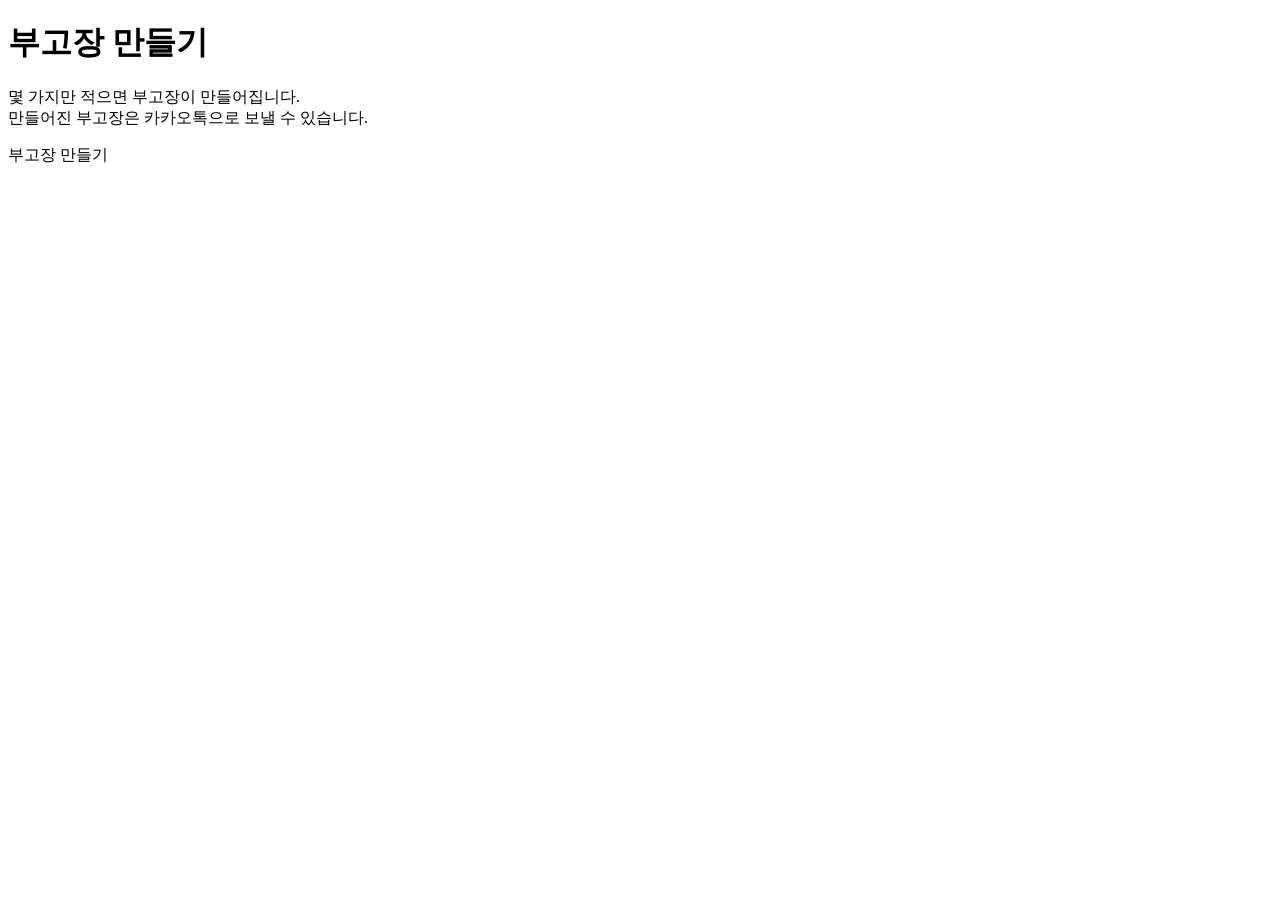
<file: src/main/resources/templates/index.html>
<!DOCTYPE html>
<html lang="ko" xmlns:th="http://www.thymeleaf.org">
<head>
    <meta charset="UTF-8">
    <meta name="viewport" content="width=device-width, initial-scale=1">
    <title>부고장 만들기</title>
    <link rel="stylesheet" th:href="@{/style.css}">
</head>
<body>
<main>
    <h1>부고장 만들기</h1>
    <p class="guide">
        몇 가지만 적으면 부고장이 만들어집니다.<br>
        만들어진 부고장은 카카오톡으로 보낼 수 있습니다.
    </p>
    <a class="button" th:href="@{/obituaries/new}">부고장 만들기</a>
</main>
</body>
</html>
</file>
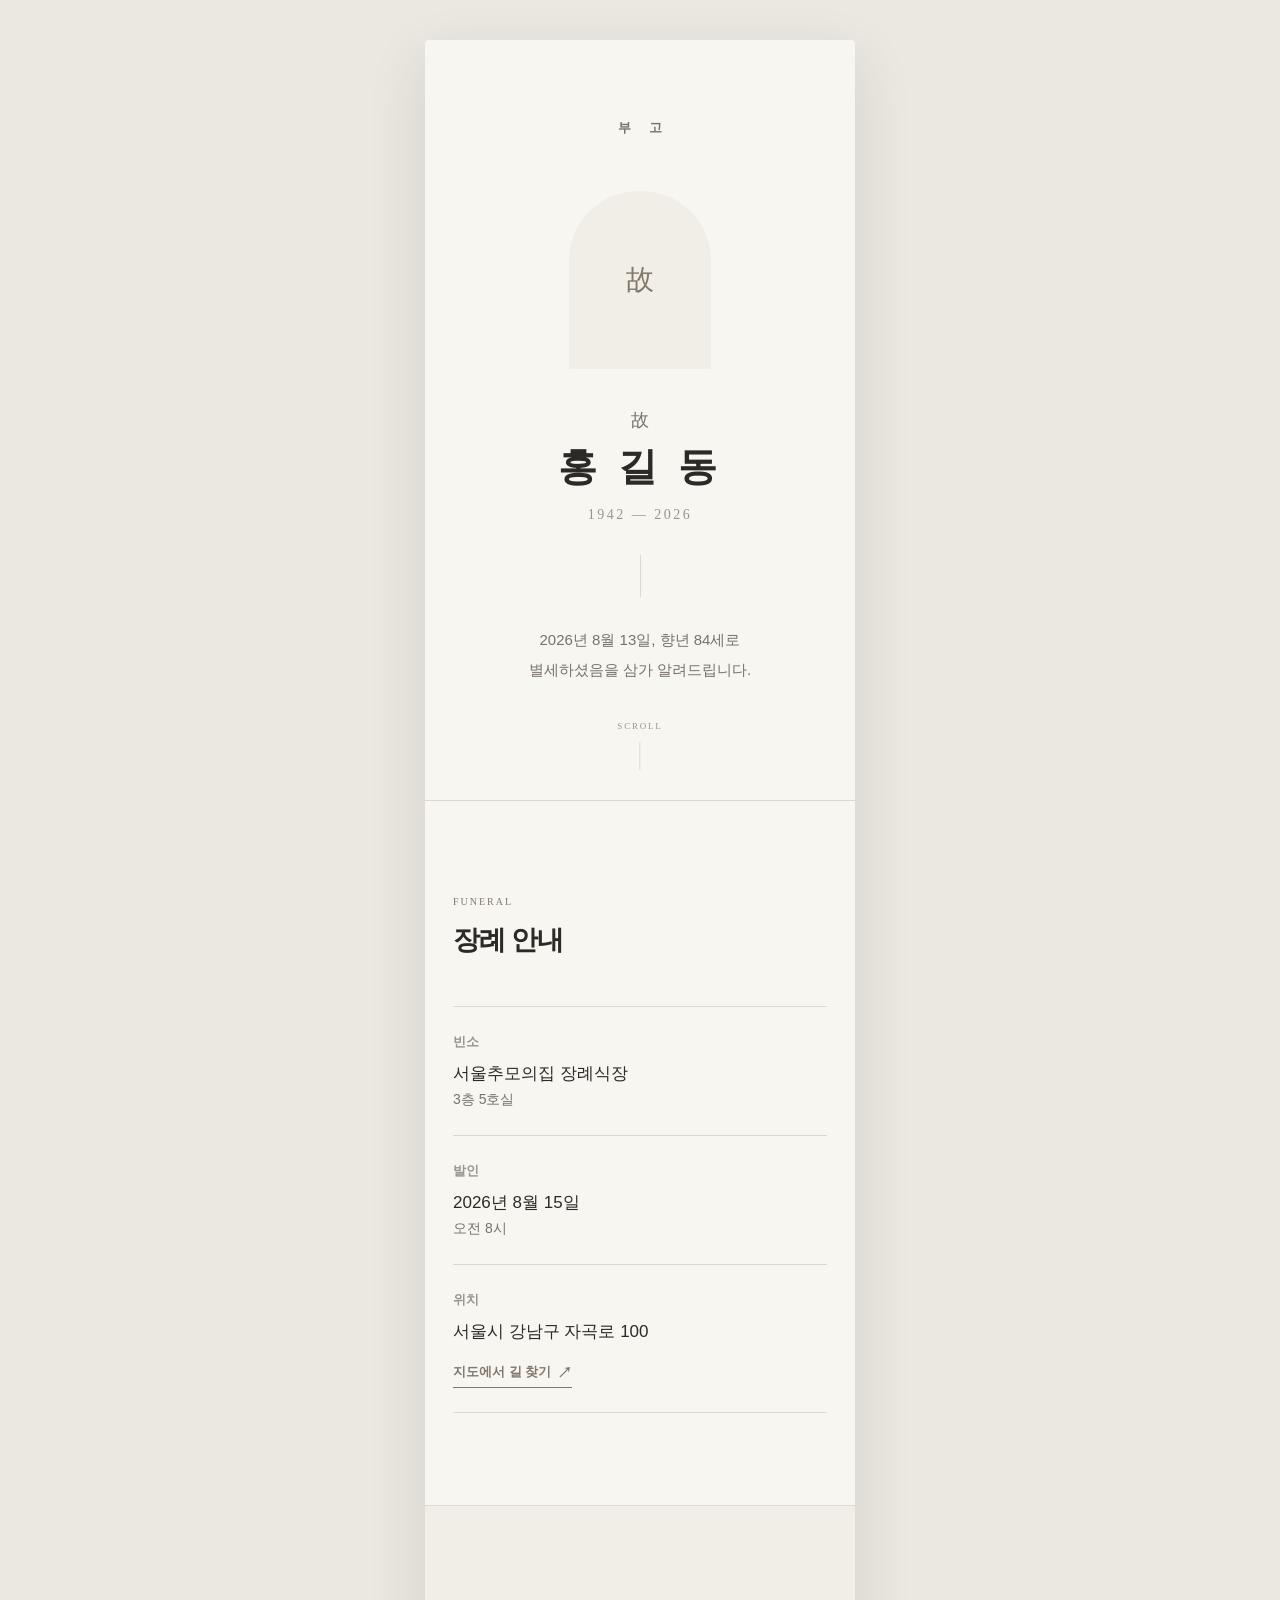
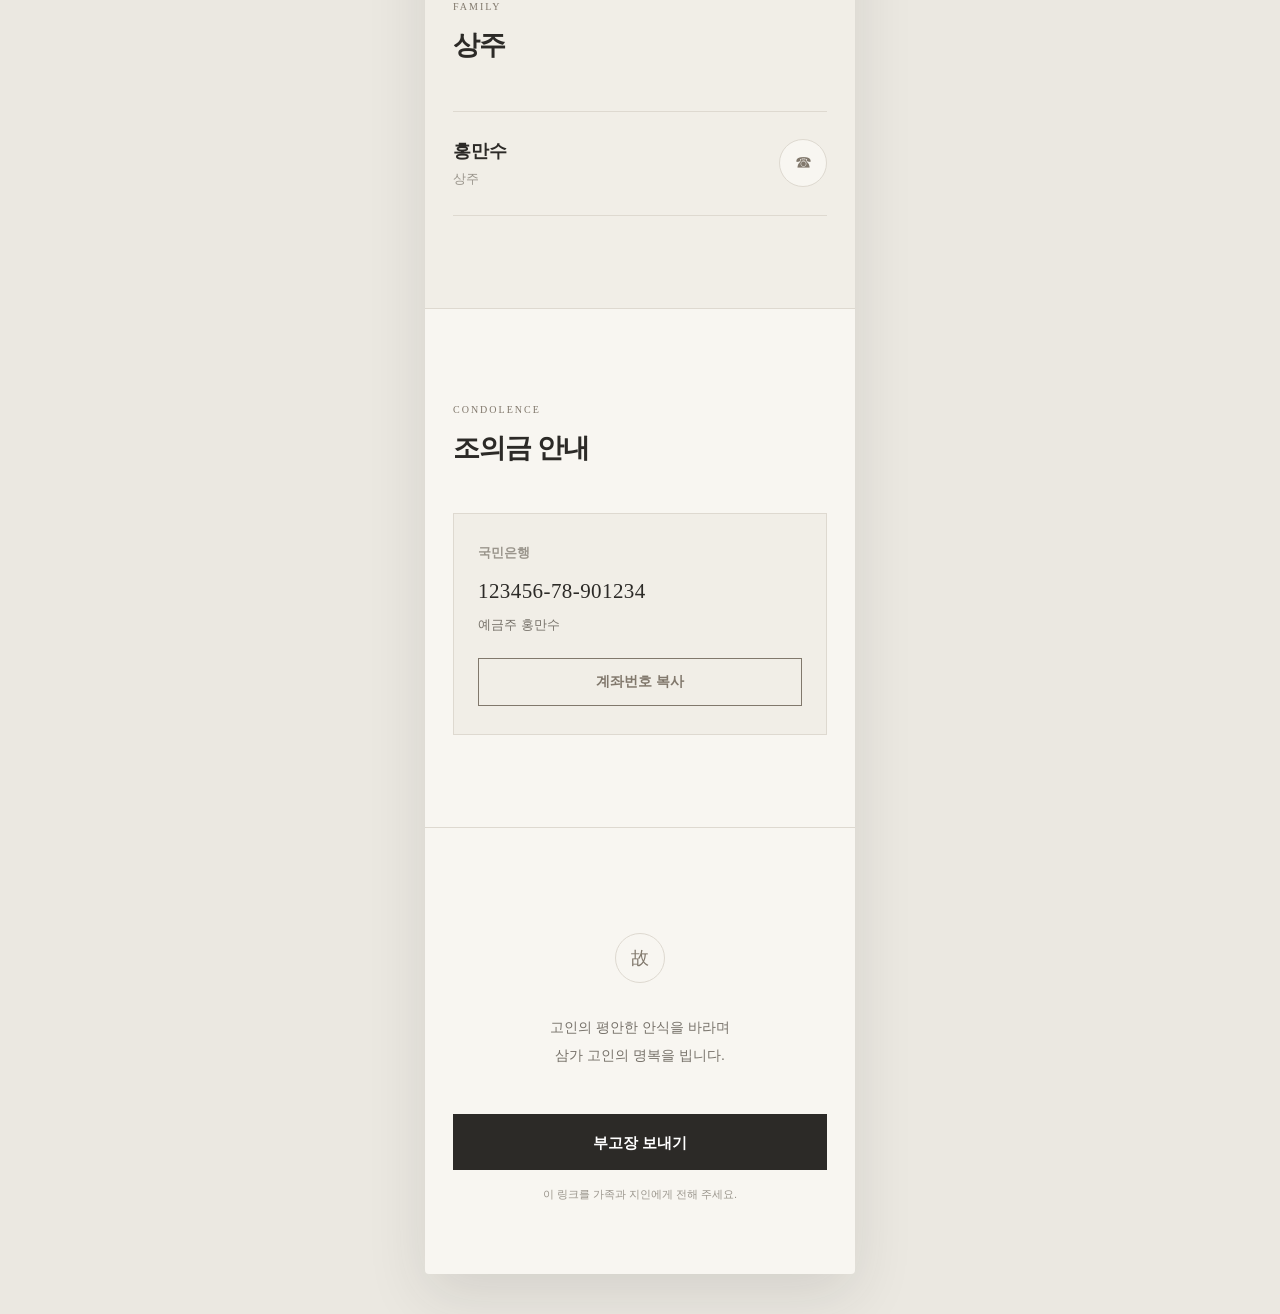
<file: obituary-moment.html>
<!DOCTYPE html>
<html lang="ko">
<head>
  <meta charset="UTF-8">
  <meta name="viewport" content="width=device-width, initial-scale=1.0">
  <meta name="theme-color" content="#f7f4ee">
  <title>부고 — 故 홍길동</title>
  <link rel="stylesheet" href="obituary-moment.css">
</head>
<body>
  <main class="obituary-page">

    <!-- Cover -->
    <section class="cover" aria-labelledby="deceased-name">
      <div class="cover__inner">
        <p class="cover__eyebrow">부 고</p>

        <div class="cover__portrait" aria-label="고인 사진">
          <div class="cover__portrait-placeholder">故</div>
        </div>

        <p class="cover__prefix">故</p>
        <h1 class="cover__name" id="deceased-name">홍 길 동</h1>
        <p class="cover__years">1942 — 2026</p>

        <div class="cover__divider" aria-hidden="true"></div>

        <p class="cover__message">
          2026년 8월 13일, 향년 84세로<br>
          별세하셨음을 삼가 알려드립니다.
        </p>
      </div>

      <div class="cover__scroll" aria-hidden="true">
        <span>SCROLL</span>
        <i></i>
      </div>
    </section>

    <!-- Funeral information -->
    <section class="section funeral-section" aria-labelledby="funeral-title">
      <div class="section__heading">
        <p class="section__eyebrow">FUNERAL</p>
        <h2 id="funeral-title">장례 안내</h2>
      </div>

      <div class="info-list">
        <article class="info-item">
          <p class="info-item__label">빈소</p>
          <p class="info-item__value">
            서울추모의집 장례식장
            <span>3층 5호실</span>
          </p>
        </article>

        <article class="info-item">
          <p class="info-item__label">발인</p>
          <p class="info-item__value">
            2026년 8월 15일
            <span>오전 8시</span>
          </p>
        </article>

        <article class="info-item">
          <p class="info-item__label">위치</p>
          <p class="info-item__value">
            서울시 강남구 자곡로 100
          </p>
          <a class="text-action" href="https://map.kakao.com/?q=서울시%20강남구%20자곡로%20100"
             target="_blank" rel="noopener">
            지도에서 길 찾기 <span>↗</span>
          </a>
        </article>
      </div>
    </section>

    <!-- Family -->
    <section class="section family-section" aria-labelledby="family-title">
      <div class="section__heading">
        <p class="section__eyebrow">FAMILY</p>
        <h2 id="family-title">상주</h2>
      </div>

      <div class="family-card">
        <div>
          <p class="family-card__name">홍만수</p>
          <p class="family-card__relation">상주</p>
        </div>
        <a class="circle-action" href="tel:010-1234-5678" aria-label="홍만수에게 전화하기">☎</a>
      </div>
    </section>

    <!-- Condolence money -->
    <section class="section account-section" aria-labelledby="account-title">
      <div class="section__heading">
        <p class="section__eyebrow">CONDOLENCE</p>
        <h2 id="account-title">조의금 안내</h2>
      </div>

      <div class="account">
        <p class="account__bank">국민은행</p>
        <p class="account__number">123456-78-901234</p>
        <p class="account__holder">예금주 홍만수</p>
        <button type="button" class="account__copy" id="btn-copy-account">
          계좌번호 복사
        </button>
      </div>
    </section>

    <!-- Closing -->
    <section class="closing">
      <div class="closing__mark">故</div>
      <p class="closing__message">
        고인의 평안한 안식을 바라며<br>
        삼가 고인의 명복을 빕니다.
      </p>

      <button type="button" class="share-button" id="btn-share">
        부고장 보내기
      </button>

      <p class="closing__note">이 링크를 가족과 지인에게 전해 주세요.</p>
    </section>

    <div class="toast" id="toast" role="status" aria-live="polite"></div>
  </main>

  <script>
    const toast = document.getElementById('toast');

    function showToast(message) {
      toast.textContent = message;
      toast.classList.add('is-visible');
      window.setTimeout(() => toast.classList.remove('is-visible'), 2200);
    }

    document.getElementById('btn-copy-account').addEventListener('click', async () => {
      const account = '123456-78-901234';

      try {
        await navigator.clipboard.writeText(account);
        showToast('계좌번호가 복사되었습니다.');
      } catch {
        showToast('계좌번호를 복사하지 못했습니다.');
      }
    });

    document.getElementById('btn-share').addEventListener('click', async () => {
      const shareData = {
        title: '부고 안내',
        text: '삼가 고인의 명복을 빕니다.',
        url: window.location.href
      };

      try {
        if (navigator.share) {
          await navigator.share(shareData);
        } else {
          await navigator.clipboard.writeText(window.location.href);
          showToast('부고장 링크가 복사되었습니다.');
        }
      } catch {
        // 사용자가 공유 창을 닫은 경우 아무 동작도 하지 않습니다.
      }
    });
  </script>
</body>
</html>
</file>
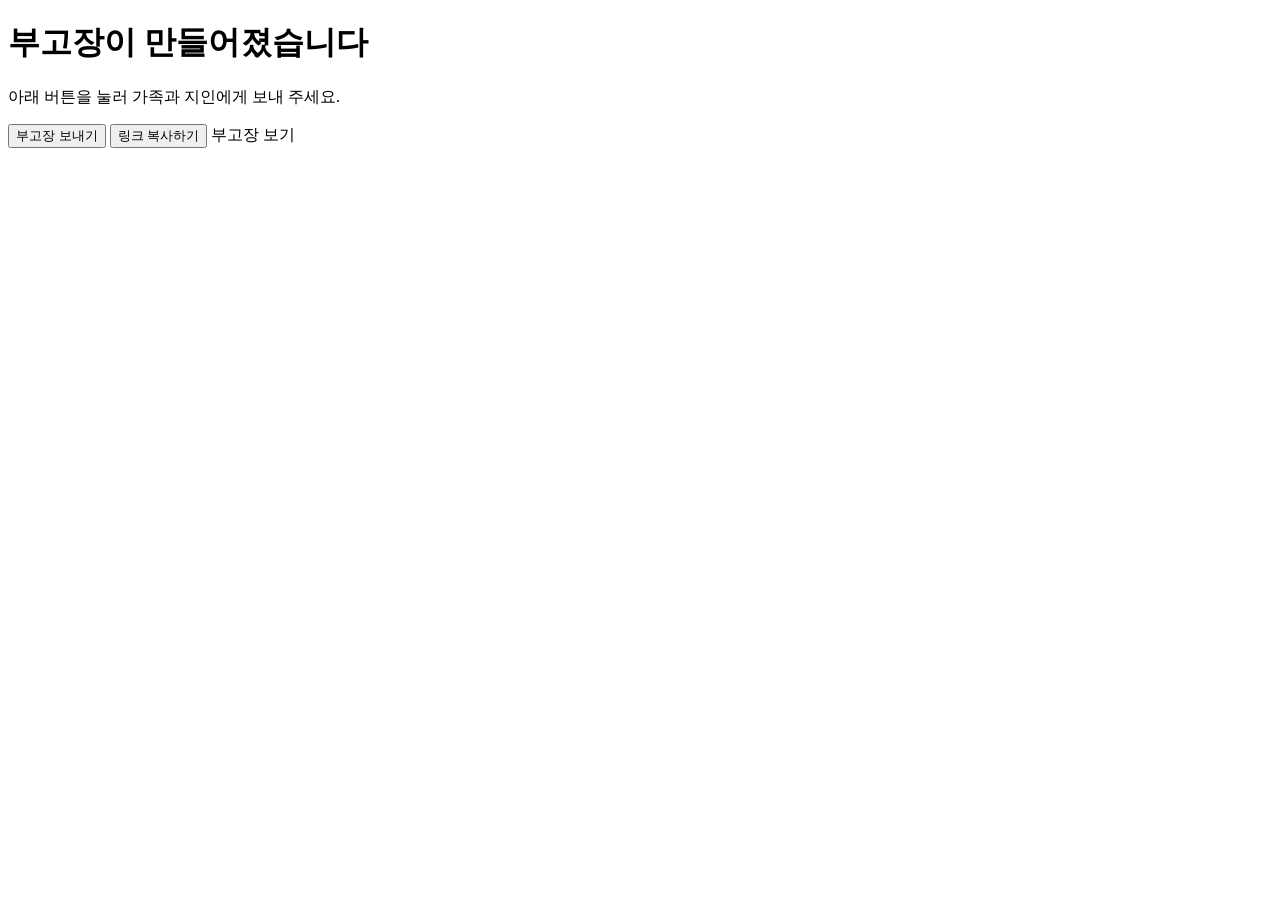
<file: src/main/resources/templates/obituary/complete.html>
<!DOCTYPE html>
<html lang="ko" xmlns:th="http://www.thymeleaf.org">
<head>
    <meta charset="UTF-8">
    <meta name="viewport" content="width=device-width, initial-scale=1">
    <title>부고장이 만들어졌습니다</title>
    <link rel="stylesheet" th:href="@{/style.css}">
</head>
<body>
<main>
    <h1>부고장이 만들어졌습니다</h1>
    <p class="guide" th:if="${name}" th:text="'故 ' + ${name} + ' 님의 부고장입니다.'"></p>
    <p class="guide">아래 버튼을 눌러 가족과 지인에게 보내 주세요.</p>

    <p class="link-box" th:text="${shareUrl}"></p>

    <button class="button" type="button" onclick="share()">부고장 보내기</button>
    <button class="button sub" type="button" onclick="copyLink()">링크 복사하기</button>
    <a class="button sub" th:href="${shareUrl}">부고장 보기</a>
</main>
<script th:inline="javascript">
    const shareUrl = /*[[${shareUrl}]]*/ '';

    function share() {
        if (navigator.share) {
            navigator.share({ title: '부고', url: shareUrl });
            return;
        }
        copyLink();
    }

    function copyLink() {
        navigator.clipboard.writeText(shareUrl).then(function () {
            alert('링크를 복사했습니다. 카카오톡에 붙여넣기 해 주세요.');
        });
    }
</script>
</body>
</html>
</file>
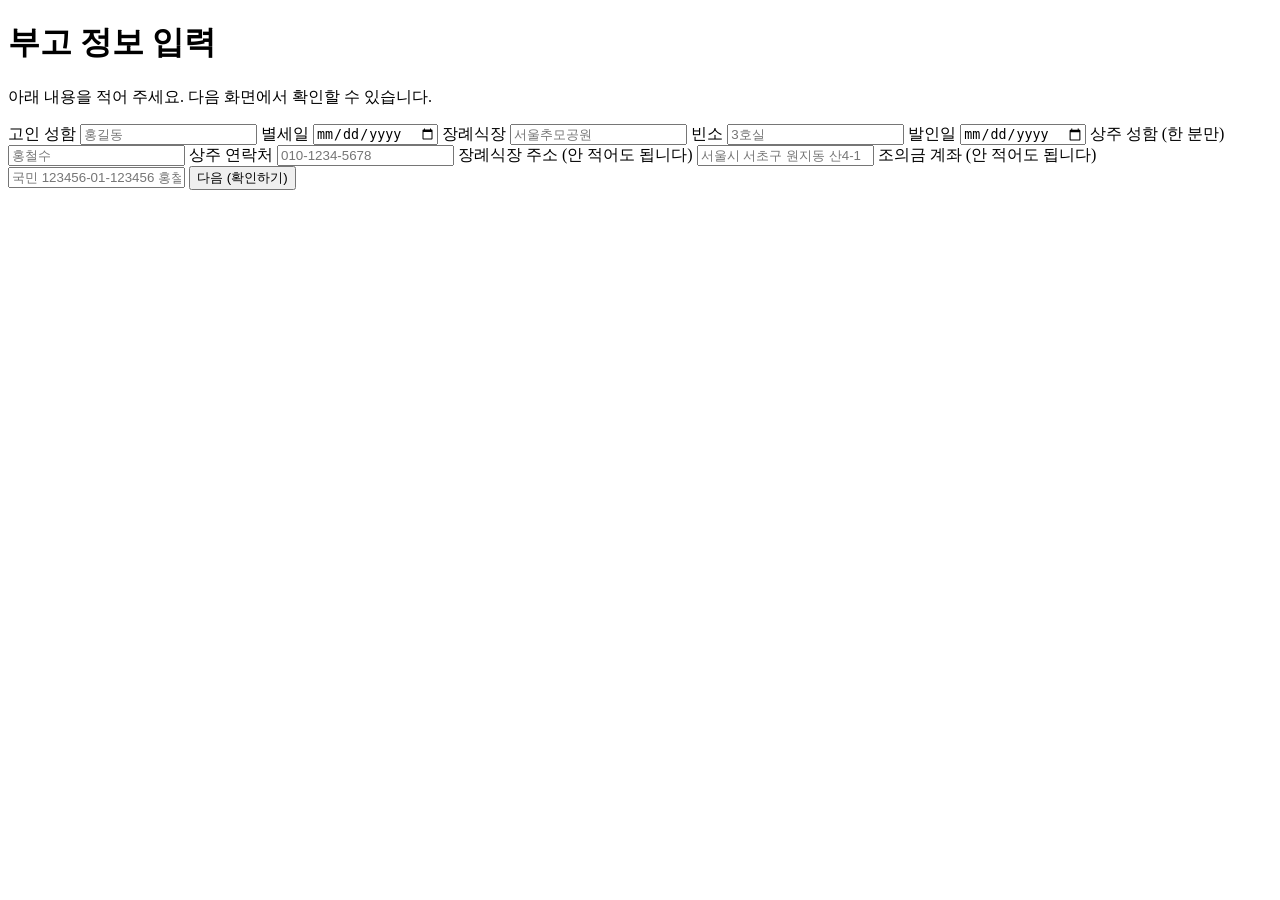
<file: src/main/resources/templates/obituary/form.html>
<!DOCTYPE html>
<html lang="ko" xmlns:th="http://www.thymeleaf.org">
<head>
    <meta charset="UTF-8">
    <meta name="viewport" content="width=device-width, initial-scale=1">
    <title>부고 정보 입력</title>
    <link rel="stylesheet" th:href="@{/style.css}">
</head>
<body>
<main>
    <h1>부고 정보 입력</h1>
    <p class="guide">아래 내용을 적어 주세요. 다음 화면에서 확인할 수 있습니다.</p>

    <form th:action="@{/obituaries/preview}" th:object="${obituary}" method="post">
        <div class="errors" th:if="${#fields.hasAnyErrors()}">
            <p th:each="error : ${#fields.allErrors()}" th:text="${error}"></p>
        </div>

        <label>고인 성함
            <input type="text" th:field="*{name}" maxlength="20" placeholder="홍길동">
        </label>

        <label>별세일
            <input type="date" th:field="*{deathDate}">
        </label>

        <label>장례식장
            <input type="text" th:field="*{funeralHome}" maxlength="30" placeholder="서울추모공원">
        </label>

        <label>빈소
            <input type="text" th:field="*{room}" maxlength="20" placeholder="3호실">
        </label>

        <label>발인일
            <input type="date" th:field="*{departureDate}">
        </label>

        <label>상주 성함 <span class="optional">(한 분만)</span>
            <input type="text" th:field="*{mournerName}" maxlength="10" placeholder="홍철수">
        </label>

        <label>상주 연락처
            <input type="tel" th:field="*{mournerPhone}" maxlength="13" placeholder="010-1234-5678">
        </label>

        <label>장례식장 주소 <span class="optional">(안 적어도 됩니다)</span>
            <input type="text" th:field="*{address}" maxlength="100" placeholder="서울시 서초구 원지동 산4-1">
        </label>

        <label>조의금 계좌 <span class="optional">(안 적어도 됩니다)</span>
            <input type="text" th:field="*{account}" maxlength="50" placeholder="국민 123456-01-123456 홍철수">
        </label>

        <button class="button" type="submit">다음 (확인하기)</button>
    </form>
</main>
</body>
</html>
</file>
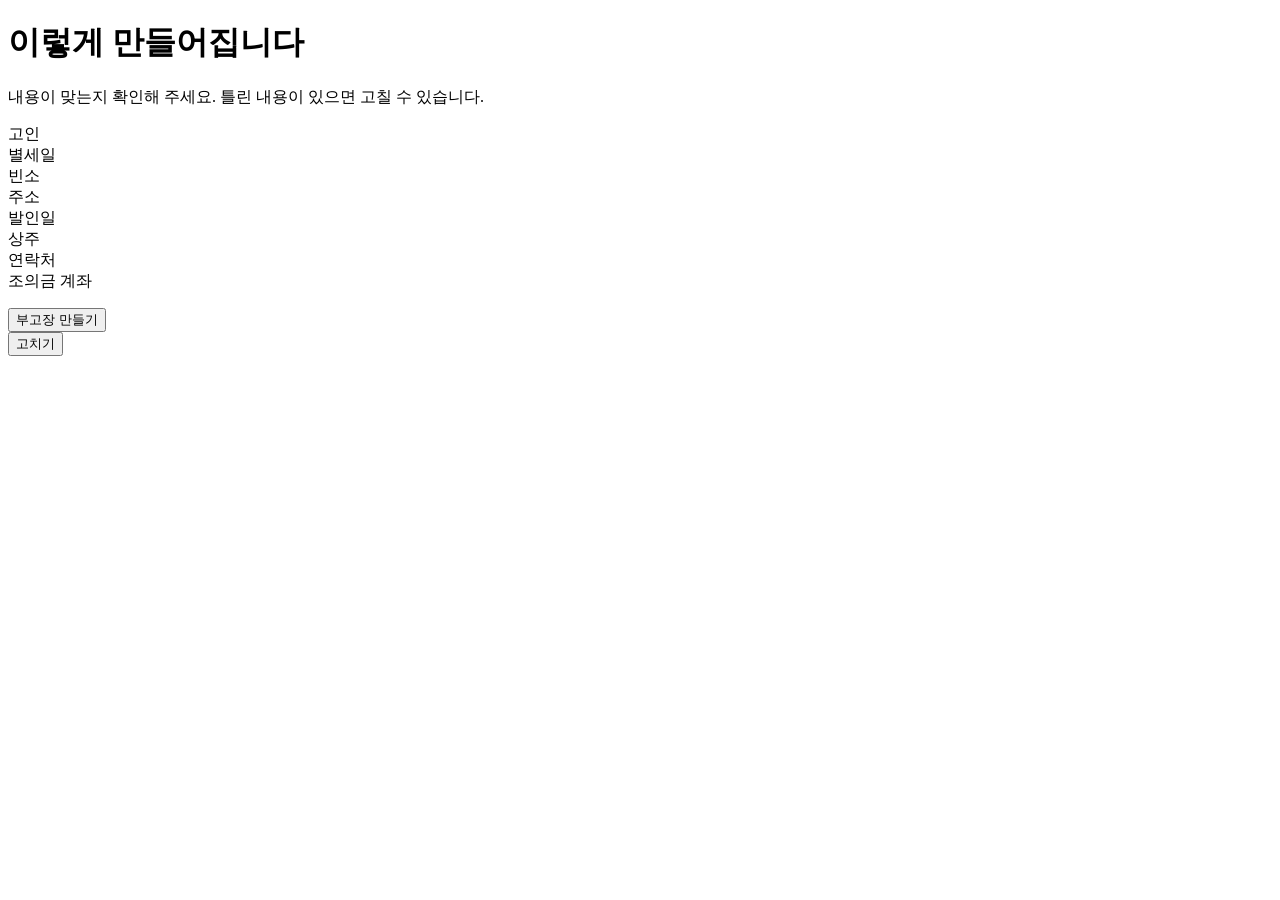
<file: src/main/resources/templates/obituary/preview.html>
<!DOCTYPE html>
<html lang="ko" xmlns:th="http://www.thymeleaf.org">
<head>
    <meta charset="UTF-8">
    <meta name="viewport" content="width=device-width, initial-scale=1">
    <title>부고장 확인</title>
    <link rel="stylesheet" th:href="@{/style.css}">
</head>
<body>
<main>
    <h1>이렇게 만들어집니다</h1>
    <p class="guide">내용이 맞는지 확인해 주세요. 틀린 내용이 있으면 고칠 수 있습니다.</p>

    <dl class="summary">
        <div><dt>고인</dt><dd th:text="${obituary.name}"></dd></div>
        <div><dt>별세일</dt><dd th:text="${obituary.deathDateText}"></dd></div>
        <div><dt>빈소</dt><dd th:text="${obituary.funeralHome + ' ' + obituary.room}"></dd></div>
        <div th:unless="${#strings.isEmpty(obituary.address)}"><dt>주소</dt><dd th:text="${obituary.address}"></dd></div>
        <div><dt>발인일</dt><dd th:text="${obituary.departureDateText}"></dd></div>
        <div><dt>상주</dt><dd th:text="${obituary.mournerName}"></dd></div>
        <div><dt>연락처</dt><dd th:text="${obituary.mournerPhone}"></dd></div>
        <div th:unless="${#strings.isEmpty(obituary.account)}"><dt>조의금 계좌</dt><dd th:text="${obituary.account}"></dd></div>
    </dl>

    <form th:action="@{/obituaries}" th:object="${obituary}" method="post">
        <input type="hidden" th:field="*{name}">
        <input type="hidden" th:field="*{deathDate}">
        <input type="hidden" th:field="*{funeralHome}">
        <input type="hidden" th:field="*{room}">
        <input type="hidden" th:field="*{departureDate}">
        <input type="hidden" th:field="*{mournerName}">
        <input type="hidden" th:field="*{mournerPhone}">
        <input type="hidden" th:field="*{address}">
        <input type="hidden" th:field="*{account}">

        <button class="button" type="submit">부고장 만들기</button>
    </form>

    <button class="button sub" type="button" onclick="history.back()">고치기</button>
</main>
</body>
</html>
</file>
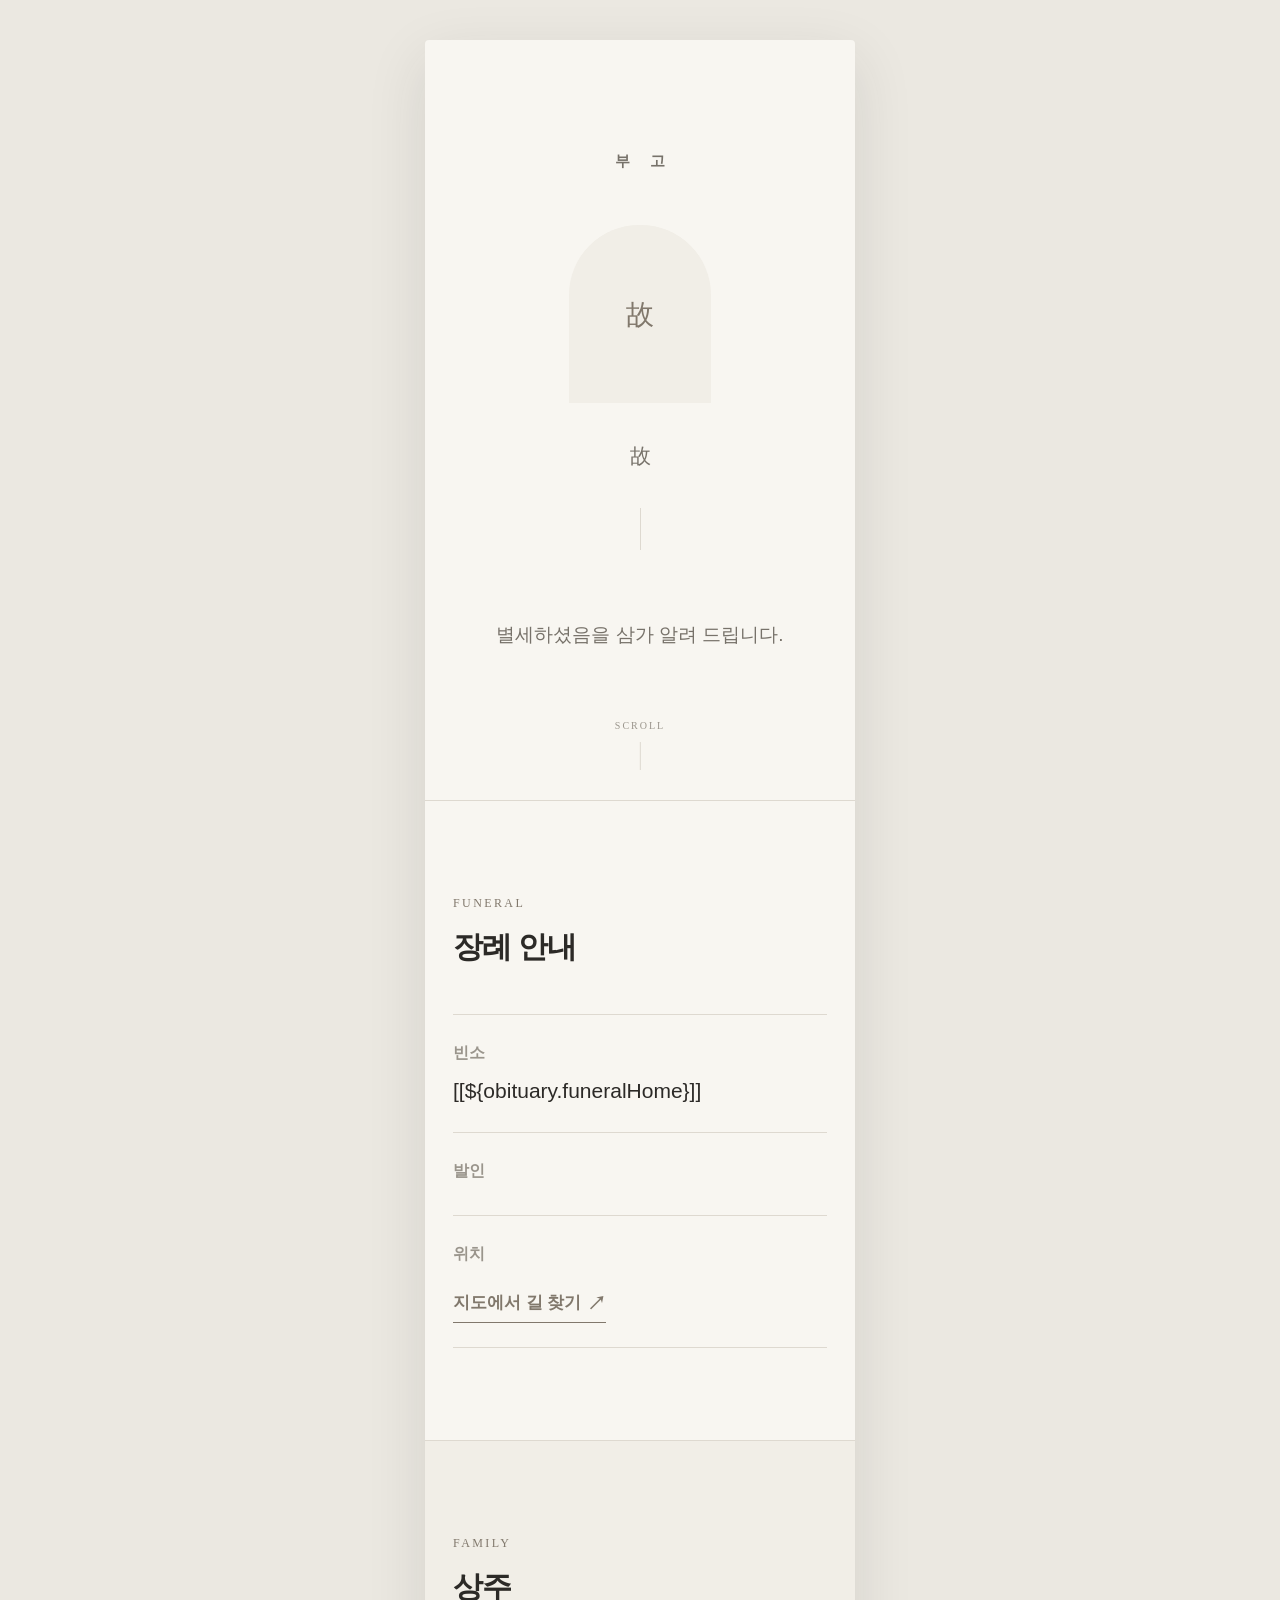
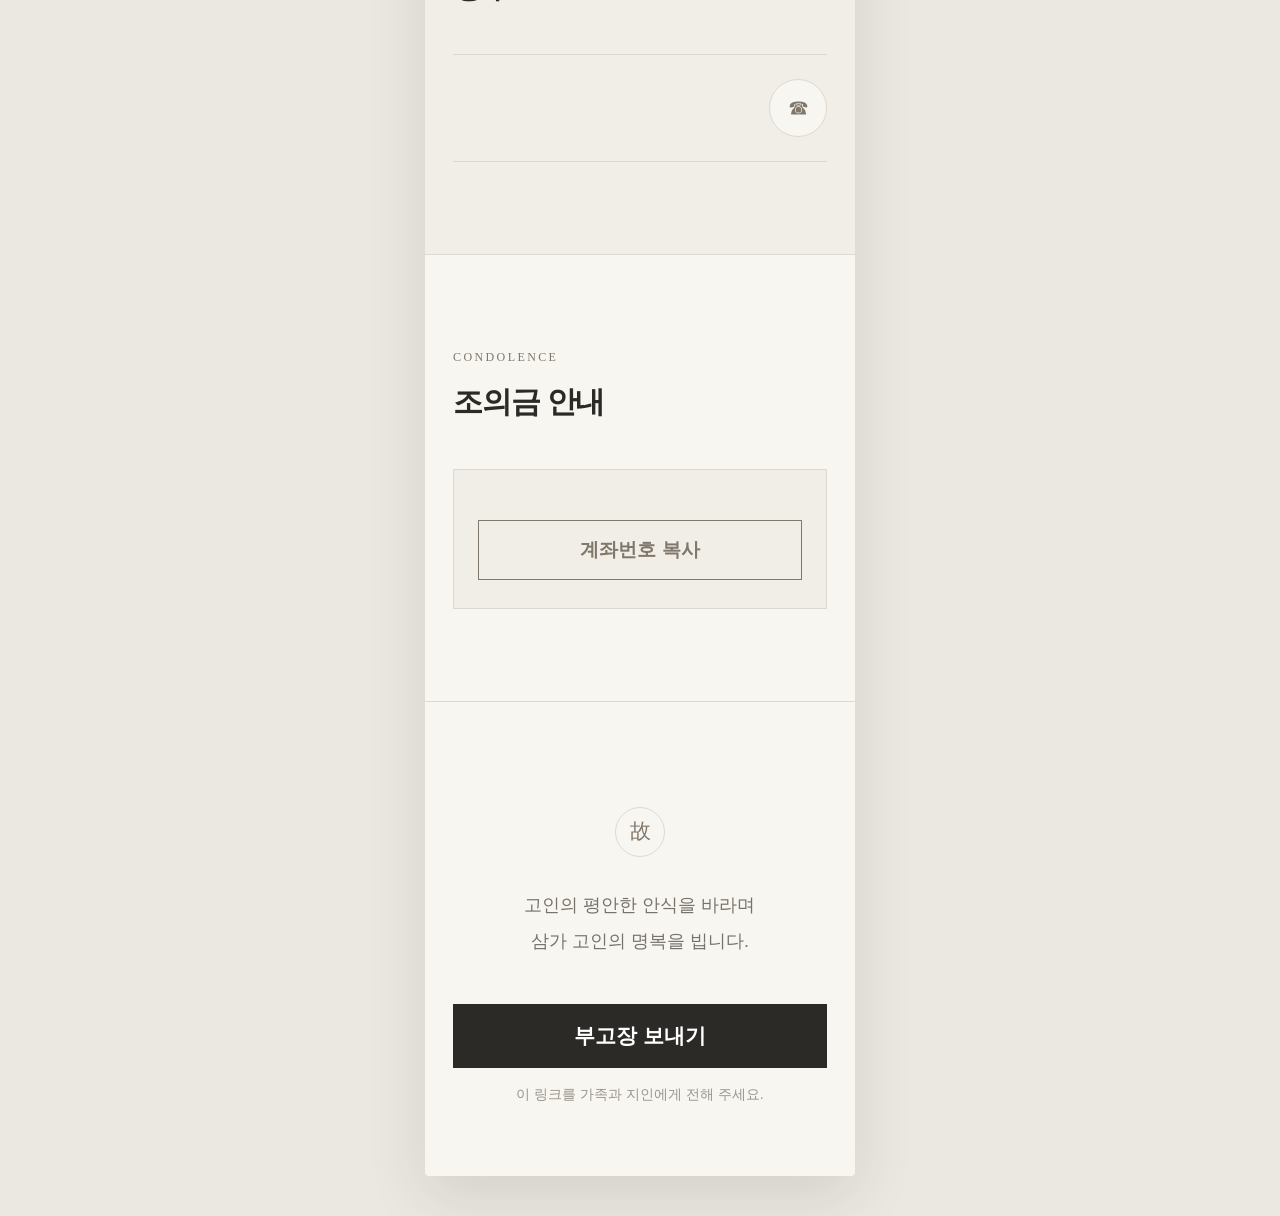
<file: src/main/resources/templates/obituary/view.html>
<!DOCTYPE html>
<html lang="ko" xmlns:th="http://www.thymeleaf.org">
<head>
    <meta charset="UTF-8">
    <meta name="viewport" content="width=device-width, initial-scale=1.0">
    <meta name="theme-color" content="#f8f6f1">
    <title th:text="'故 ' + ${obituary.name} + ' 부고'">부고</title>
    <meta property="og:title" th:content="'故 ' + ${obituary.name} + ' 부고'">
    <meta property="og:description" th:content="${obituary.funeralHome + ' ' + obituary.room + ' · 발인 ' + obituary.departureDateText}">
    <style>
        :root {
            --page: #ebe8e1;
            --paper: #f8f6f1;
            --paper-soft: #f1eee7;
            --ink: #2c2a27;
            --ink-soft: #77726a;
            --muted: #9a958c;
            --line: #ded9d0;
            --accent: #81786c;
            --white: #ffffff;
            --font: -apple-system, BlinkMacSystemFont, "Apple SD Gothic Neo", "Malgun Gothic", sans-serif;
            --serif: "Iowan Old Style", "Baskerville", "Times New Roman", serif;
            --max-width: 430px;
        }

        * { box-sizing: border-box; }

        html { scroll-behavior: smooth; }

        body {
            margin: 0;
            background: var(--page);
            color: var(--ink);
            font-family: var(--font);
            -webkit-font-smoothing: antialiased;
            line-height: 1.7;
        }

        button, a { font: inherit; }
        button { cursor: pointer; }
        a { color: inherit; text-decoration: none; }

        .obituary-page {
            width: 100%;
            max-width: var(--max-width);
            margin: 0 auto;
            overflow: hidden;
            background: var(--paper);
        }

        /* ---------- Cover ---------- */

        .cover {
            position: relative;
            min-height: 100svh;
            min-height: 760px;
            display: flex;
            align-items: center;
            justify-content: center;
            padding: 72px 28px 110px;
            text-align: center;
        }

        .cover__inner {
            width: 100%;
            display: flex;
            flex-direction: column;
            align-items: center;
        }

        .cover__eyebrow {
            margin: 0 0 52px;
            color: var(--ink-soft);
            font-size: 15px;
            font-weight: 600;
            letter-spacing: 0.52em;
            padding-left: 0.52em;
        }

        .cover__portrait {
            width: 142px;
            height: 178px;
            margin-bottom: 36px;
            overflow: hidden;
            background: var(--paper-soft);
            border-radius: 70px 70px 0 0;
        }

        .cover__portrait-placeholder {
            width: 100%;
            height: 100%;
            display: grid;
            place-items: center;
            color: var(--accent);
            font-family: var(--serif);
            font-size: 28px;
        }

        .cover__prefix {
            margin: 0 0 5px;
            color: var(--ink-soft);
            font-family: var(--serif);
            font-size: 21px;
        }

        .cover__name {
            margin: 0;
            font-size: 44px;
            font-weight: 600;
            letter-spacing: 0.13em;
            line-height: 1.35;
        }

        .cover__divider {
            width: 1px;
            height: 42px;
            margin: 28px 0;
            background: var(--line);
        }

        .cover__message {
            margin: 0;
            color: var(--ink-soft);
            font-size: 19px;
            line-height: 2;
        }

        .cover__scroll {
            position: absolute;
            bottom: 30px;
            left: 50%;
            display: flex;
            flex-direction: column;
            align-items: center;
            gap: 8px;
            transform: translateX(-50%);
            color: var(--muted);
        }

        .cover__scroll span {
            font-family: var(--serif);
            font-size: 10px;
            letter-spacing: 0.2em;
        }

        .cover__scroll i {
            width: 1px;
            height: 28px;
            background: var(--line);
        }

        /* ---------- Common section ---------- */

        .section {
            padding: 92px 28px;
            border-top: 1px solid var(--line);
        }

        .section__heading { margin-bottom: 42px; }

        .section__eyebrow {
            margin: 0 0 8px;
            color: var(--accent);
            font-family: var(--serif);
            font-size: 12px;
            letter-spacing: 0.2em;
        }

        .section h2 {
            margin: 0;
            font-size: 30px;
            font-weight: 600;
            letter-spacing: -0.04em;
        }

        /* ---------- Funeral ---------- */

        .info-list {
            display: flex;
            flex-direction: column;
        }

        .info-item {
            position: relative;
            padding: 24px 0;
            border-top: 1px solid var(--line);
        }

        .info-item:last-child { border-bottom: 1px solid var(--line); }

        .info-item__label {
            margin: 0 0 7px;
            color: var(--muted);
            font-size: 16px;
            font-weight: 600;
        }

        .info-item__value {
            margin: 0;
            font-size: 21px;
            font-weight: 500;
            line-height: 1.65;
        }

        .info-item__value span {
            display: block;
            color: var(--ink-soft);
            font-size: 18px;
            font-weight: 400;
        }

        .text-action {
            display: inline-flex;
            align-items: center;
            gap: 6px;
            margin-top: 13px;
            padding-bottom: 2px;
            border-bottom: 1px solid var(--accent);
            color: var(--accent);
            font-size: 17px;
            font-weight: 600;
        }

        .text-action span { font-size: 19px; }

        /* ---------- Family ---------- */

        .family-section { background: var(--paper-soft); }

        .family-card {
            display: flex;
            align-items: center;
            justify-content: space-between;
            padding: 24px 0;
            border-top: 1px solid var(--line);
            border-bottom: 1px solid var(--line);
        }

        .family-card__name {
            margin: 0;
            font-size: 22px;
            font-weight: 600;
        }

        .family-card__relation {
            margin: 2px 0 0;
            color: var(--muted);
            font-size: 17px;
        }

        .circle-action {
            flex-shrink: 0;
            width: 58px;
            height: 58px;
            display: grid;
            place-items: center;
            border: 1px solid var(--line);
            border-radius: 50%;
            background: var(--paper);
            color: var(--accent);
            font-size: 21px;
        }

        /* ---------- Account ---------- */

        .account {
            padding: 28px 24px;
            background: var(--paper-soft);
            border: 1px solid var(--line);
        }

        .account__number {
            margin: 0;
            font-family: var(--serif);
            font-size: 25px;
            letter-spacing: 0.02em;
            word-break: break-all;
        }

        .account__copy {
            width: 100%;
            min-height: 60px;
            margin-top: 22px;
            border: 1px solid var(--accent);
            border-radius: 0;
            background: transparent;
            color: var(--accent);
            font-size: 19px;
            font-weight: 600;
        }

        .account__copy:active { background: var(--paper); }

        /* ---------- Closing ---------- */

        .closing {
            padding: 105px 28px 70px;
            border-top: 1px solid var(--line);
            text-align: center;
        }

        .closing__mark {
            width: 50px;
            height: 50px;
            margin: 0 auto 30px;
            display: grid;
            place-items: center;
            border: 1px solid var(--line);
            border-radius: 50%;
            color: var(--accent);
            font-family: var(--serif);
            font-size: 21px;
        }

        .closing__message {
            margin: 0;
            color: var(--ink-soft);
            font-size: 18px;
            line-height: 2;
        }

        .share-button {
            width: 100%;
            min-height: 64px;
            margin-top: 45px;
            border: 0;
            border-radius: 0;
            background: var(--ink);
            color: var(--white);
            font-size: 21px;
            font-weight: 600;
        }

        .share-button:active { opacity: 0.8; }

        .closing__note {
            margin: 15px 0 0;
            color: var(--muted);
            font-size: 14px;
        }

        /* ---------- Toast ---------- */

        .toast {
            position: fixed;
            z-index: 10;
            left: 50%;
            bottom: 30px;
            max-width: calc(100vw - 40px);
            padding: 12px 18px;
            transform: translate(-50%, 12px);
            border-radius: 999px;
            background: var(--ink);
            color: var(--white);
            font-size: 16px;
            opacity: 0;
            pointer-events: none;
            transition: opacity 0.2s ease, transform 0.2s ease;
        }

        .toast.is-visible {
            opacity: 1;
            transform: translate(-50%, 0);
        }

        /* ---------- Desktop ---------- */

        @media (min-width: 480px) {
            body { padding: 40px 16px; }

            .obituary-page {
                border-radius: 4px;
                box-shadow: 0 20px 60px rgba(44, 42, 39, 0.12);
            }
        }

        @media (prefers-reduced-motion: reduce) {
            html { scroll-behavior: auto; }
            .toast { transition: none; }
        }
    </style>
</head>
<body>
<main class="obituary-page">

    <section class="cover" aria-labelledby="deceased-name">
        <div class="cover__inner">
            <p class="cover__eyebrow">부 고</p>

            <div class="cover__portrait" aria-hidden="true">
                <div class="cover__portrait-placeholder">故</div>
            </div>

            <p class="cover__prefix">故</p>
            <h1 class="cover__name" id="deceased-name" th:text="${obituary.name}"></h1>

            <div class="cover__divider" aria-hidden="true"></div>

            <p class="cover__message">
                <span th:text="${obituary.deathDateText} + ','"></span><br>
                별세하셨음을 삼가 알려 드립니다.
            </p>
        </div>

        <div class="cover__scroll" aria-hidden="true">
            <span>SCROLL</span>
            <i></i>
        </div>
    </section>

    <section class="section funeral-section" aria-labelledby="funeral-title">
        <div class="section__heading">
            <p class="section__eyebrow">FUNERAL</p>
            <h2 id="funeral-title">장례 안내</h2>
        </div>

        <div class="info-list">
            <article class="info-item">
                <p class="info-item__label">빈소</p>
                <p class="info-item__value">
                    [[${obituary.funeralHome}]]
                    <span th:text="${obituary.room}"></span>
                </p>
            </article>

            <article class="info-item">
                <p class="info-item__label">발인</p>
                <p class="info-item__value" th:text="${obituary.departureDateText}"></p>
            </article>

            <article class="info-item" th:unless="${#strings.isEmpty(obituary.address)}">
                <p class="info-item__label">위치</p>
                <p class="info-item__value" th:text="${obituary.address}"></p>
                <a class="text-action" target="_blank" rel="noopener"
                   th:href="'https://map.kakao.com/?q=' + ${#uris.escapeQueryParam(obituary.address)}">
                    지도에서 길 찾기 <span>↗</span>
                </a>
            </article>
        </div>
    </section>

    <section class="section family-section" aria-labelledby="family-title">
        <div class="section__heading">
            <p class="section__eyebrow">FAMILY</p>
            <h2 id="family-title">상주</h2>
        </div>

        <div class="family-card">
            <div>
                <p class="family-card__name" th:text="${obituary.mournerName}"></p>
                <p class="family-card__relation" th:text="${obituary.mournerPhone}"></p>
            </div>
            <a class="circle-action"
               th:href="'tel:' + ${obituary.mournerPhone}"
               th:aria-label="${obituary.mournerName} + '에게 전화하기'">☎</a>
        </div>
    </section>

    <section class="section account-section" aria-labelledby="account-title"
             th:unless="${#strings.isEmpty(obituary.account)}">
        <div class="section__heading">
            <p class="section__eyebrow">CONDOLENCE</p>
            <h2 id="account-title">조의금 안내</h2>
        </div>

        <div class="account">
            <p class="account__number" th:text="${obituary.account}"></p>
            <button type="button" class="account__copy" id="btn-copy-account"
                    th:attr="data-account=${obituary.account}">
                계좌번호 복사
            </button>
        </div>
    </section>

    <section class="closing">
        <div class="closing__mark">故</div>
        <p class="closing__message">
            고인의 평안한 안식을 바라며<br>
            삼가 고인의 명복을 빕니다.
        </p>

        <button type="button" class="share-button" id="btn-share">
            부고장 보내기
        </button>

        <p class="closing__note">이 링크를 가족과 지인에게 전해 주세요.</p>
    </section>

    <div class="toast" id="toast" role="status" aria-live="polite"></div>
</main>

<script>
    const toast = document.getElementById('toast');

    function showToast(message) {
        toast.textContent = message;
        toast.classList.add('is-visible');
        window.setTimeout(() => toast.classList.remove('is-visible'), 2200);
    }

    const copyButton = document.getElementById('btn-copy-account');

    if (copyButton) {
        copyButton.addEventListener('click', async () => {
            try {
                await navigator.clipboard.writeText(copyButton.dataset.account);
                showToast('계좌번호를 복사했습니다.');
            } catch {
                showToast('계좌번호를 복사하지 못했습니다.');
            }
        });
    }

    document.getElementById('btn-share').addEventListener('click', async () => {
        try {
            if (navigator.share) {
                await navigator.share({ title: document.title, url: location.href });
            } else {
                await navigator.clipboard.writeText(location.href);
                showToast('링크를 복사했습니다. 카카오톡에 붙여넣기 해 주세요.');
            }
        } catch {
            // 사용자가 공유 창을 닫은 경우 아무 동작도 하지 않는다.
        }
    });
</script>
</body>
</html>
</file>
<file: obituary-moment.css>
/* =========================================================
   부고장 — Moment-inspired visual design
   모바일 우선 / 430px 기준
   방향: 사진·여백·타이포그래피 중심의 차분한 추모 페이지
   ========================================================= */

:root {
  --page: #ebe8e1;
  --paper: #f8f6f1;
  --paper-soft: #f1eee7;
  --ink: #2c2a27;
  --ink-soft: #77726a;
  --muted: #9a958c;
  --line: #ded9d0;
  --accent: #81786c;
  --white: #ffffff;

  --font:
    -apple-system,
    BlinkMacSystemFont,
    "Apple SD Gothic Neo",
    "Malgun Gothic",
    sans-serif;

  --serif:
    "Iowan Old Style",
    "Baskerville",
    "Times New Roman",
    serif;

  --max-width: 430px;
}

* {
  box-sizing: border-box;
}

html {
  scroll-behavior: smooth;
}

body {
  margin: 0;
  background: var(--page);
  color: var(--ink);
  font-family: var(--font);
  -webkit-font-smoothing: antialiased;
  line-height: 1.7;
}

button,
a {
  font: inherit;
}

button {
  cursor: pointer;
}

a {
  color: inherit;
  text-decoration: none;
}

.obituary-page {
  width: 100%;
  max-width: var(--max-width);
  margin: 0 auto;
  overflow: hidden;
  background: var(--paper);
}

/* ---------- Cover ---------- */

.cover {
  position: relative;
  min-height: 100svh;
  min-height: 760px;
  display: flex;
  align-items: center;
  justify-content: center;
  padding: 72px 28px 110px;
  text-align: center;
}

.cover__inner {
  width: 100%;
  display: flex;
  flex-direction: column;
  align-items: center;
}

.cover__eyebrow {
  margin: 0 0 52px;
  color: var(--ink-soft);
  font-size: 13px;
  font-weight: 600;
  letter-spacing: 0.52em;
  padding-left: 0.52em;
}

.cover__portrait {
  width: 142px;
  height: 178px;
  margin-bottom: 36px;
  overflow: hidden;
  background: var(--paper-soft);
  border-radius: 70px 70px 0 0;
}

.cover__portrait-placeholder {
  width: 100%;
  height: 100%;
  display: grid;
  place-items: center;
  color: var(--accent);
  font-family: var(--serif);
  font-size: 28px;
}

.cover__prefix {
  margin: 0 0 5px;
  color: var(--ink-soft);
  font-family: var(--serif);
  font-size: 18px;
}

.cover__name {
  margin: 0;
  font-size: 39px;
  font-weight: 600;
  letter-spacing: 0.13em;
  line-height: 1.35;
}

.cover__years {
  margin: 10px 0 0;
  color: var(--muted);
  font-family: var(--serif);
  font-size: 14px;
  letter-spacing: 0.18em;
}

.cover__divider {
  width: 1px;
  height: 42px;
  margin: 28px 0;
  background: var(--line);
}

.cover__message {
  margin: 0;
  color: var(--ink-soft);
  font-size: 15px;
  line-height: 2;
}

.cover__scroll {
  position: absolute;
  bottom: 30px;
  left: 50%;
  display: flex;
  flex-direction: column;
  align-items: center;
  gap: 8px;
  transform: translateX(-50%);
  color: var(--muted);
}

.cover__scroll span {
  font-family: var(--serif);
  font-size: 9px;
  letter-spacing: 0.2em;
}

.cover__scroll i {
  width: 1px;
  height: 28px;
  background: var(--line);
}

/* ---------- Common section ---------- */

.section {
  padding: 92px 28px;
  border-top: 1px solid var(--line);
}

.section__heading {
  margin-bottom: 42px;
}

.section__eyebrow {
  margin: 0 0 8px;
  color: var(--accent);
  font-family: var(--serif);
  font-size: 10px;
  letter-spacing: 0.2em;
}

.section h2 {
  margin: 0;
  font-size: 27px;
  font-weight: 600;
  letter-spacing: -0.04em;
}

/* ---------- Funeral ---------- */

.info-list {
  display: flex;
  flex-direction: column;
}

.info-item {
  position: relative;
  padding: 24px 0;
  border-top: 1px solid var(--line);
}

.info-item:last-child {
  border-bottom: 1px solid var(--line);
}

.info-item__label {
  margin: 0 0 7px;
  color: var(--muted);
  font-size: 13px;
  font-weight: 600;
}

.info-item__value {
  margin: 0;
  font-size: 17px;
  font-weight: 500;
  line-height: 1.65;
}

.info-item__value span {
  display: block;
  color: var(--ink-soft);
  font-size: 14px;
  font-weight: 400;
}

.text-action {
  display: inline-flex;
  align-items: center;
  gap: 6px;
  margin-top: 13px;
  padding-bottom: 2px;
  border-bottom: 1px solid var(--accent);
  color: var(--accent);
  font-size: 13px;
  font-weight: 600;
}

.text-action span {
  font-size: 15px;
}

/* ---------- Family ---------- */

.family-section {
  background: var(--paper-soft);
}

.family-card {
  display: flex;
  align-items: center;
  justify-content: space-between;
  padding: 24px 0;
  border-top: 1px solid var(--line);
  border-bottom: 1px solid var(--line);
}

.family-card__name {
  margin: 0;
  font-size: 18px;
  font-weight: 600;
}

.family-card__relation {
  margin: 2px 0 0;
  color: var(--muted);
  font-size: 13px;
}

.circle-action {
  width: 48px;
  height: 48px;
  display: grid;
  place-items: center;
  border: 1px solid var(--line);
  border-radius: 50%;
  background: var(--paper);
  color: var(--accent);
  font-size: 17px;
}

/* ---------- Account ---------- */

.account {
  padding: 28px 24px;
  background: var(--paper-soft);
  border: 1px solid var(--line);
}

.account__bank {
  margin: 0 0 9px;
  color: var(--muted);
  font-size: 13px;
  font-weight: 600;
}

.account__number {
  margin: 0;
  font-family: var(--serif);
  font-size: 21px;
  letter-spacing: 0.02em;
}

.account__holder {
  margin: 5px 0 0;
  color: var(--ink-soft);
  font-size: 13px;
}

.account__copy {
  width: 100%;
  min-height: 48px;
  margin-top: 22px;
  border: 1px solid var(--accent);
  border-radius: 0;
  background: transparent;
  color: var(--accent);
  font-size: 14px;
  font-weight: 600;
}

.account__copy:active {
  background: var(--paper);
}

/* ---------- Closing ---------- */

.closing {
  padding: 105px 28px 70px;
  border-top: 1px solid var(--line);
  text-align: center;
}

.closing__mark {
  width: 50px;
  height: 50px;
  margin: 0 auto 30px;
  display: grid;
  place-items: center;
  border: 1px solid var(--line);
  border-radius: 50%;
  color: var(--accent);
  font-family: var(--serif);
  font-size: 18px;
}

.closing__message {
  margin: 0;
  color: var(--ink-soft);
  font-size: 14px;
  line-height: 2;
}

.share-button {
  width: 100%;
  min-height: 56px;
  margin-top: 45px;
  border: 0;
  border-radius: 0;
  background: var(--ink);
  color: var(--white);
  font-size: 15px;
  font-weight: 600;
}

.share-button:active {
  opacity: 0.8;
}

.closing__note {
  margin: 15px 0 0;
  color: var(--muted);
  font-size: 11px;
}

/* ---------- Toast ---------- */

.toast {
  position: fixed;
  z-index: 10;
  left: 50%;
  bottom: 30px;
  max-width: calc(100vw - 40px);
  padding: 12px 18px;
  transform: translate(-50%, 12px);
  border-radius: 999px;
  background: var(--ink);
  color: var(--white);
  font-size: 13px;
  opacity: 0;
  pointer-events: none;
  transition: opacity 0.2s ease, transform 0.2s ease;
}

.toast.is-visible {
  opacity: 1;
  transform: translate(-50%, 0);
}

/* ---------- Desktop ---------- */

@media (min-width: 480px) {
  body {
    padding: 40px 16px;
  }

  .obituary-page {
    border-radius: 4px;
    box-shadow: 0 20px 60px rgba(44, 42, 39, 0.12);
  }
}

@media (prefers-reduced-motion: reduce) {
  html {
    scroll-behavior: auto;
  }

  .toast {
    transition: none;
  }
}
</file>
